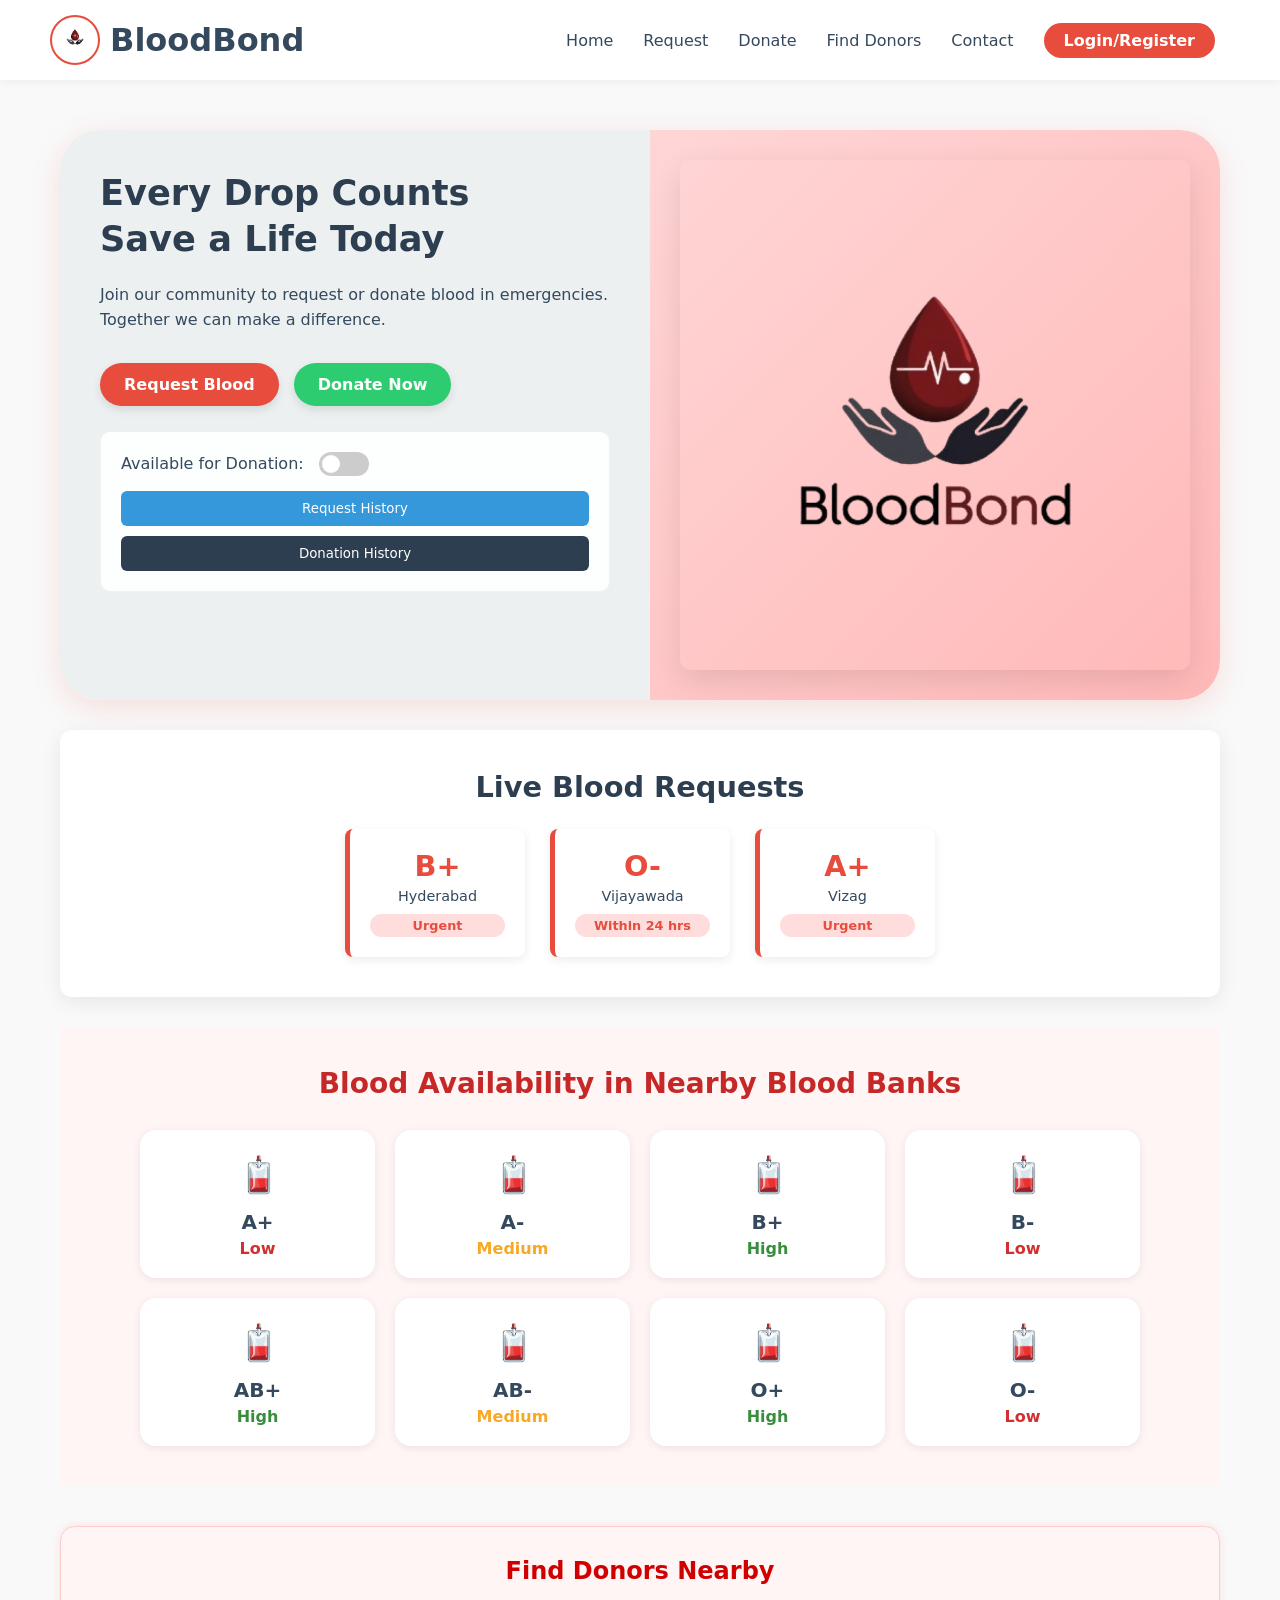
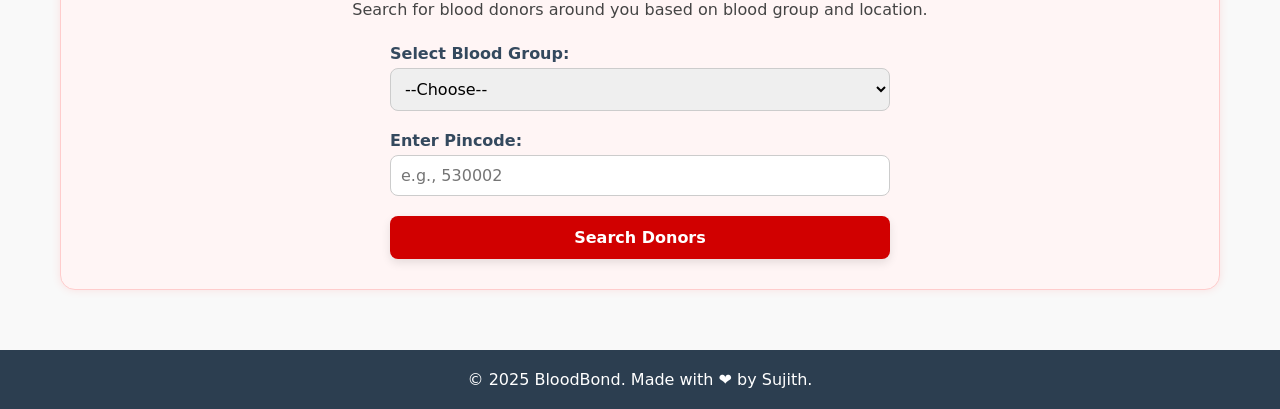
<file: frontend/index.html>
<!DOCTYPE html>
<html lang="en">
<head>
  <meta charset="UTF-8">
  <meta name="viewport" content="width=device-width, initial-scale=1.0">
  <title>BloodBond - Every Drop Counts</title>
  <link rel="stylesheet" href="https://cdnjs.cloudflare.com/ajax/libs/font-awesome/6.4.0/css/all.min.css">
  <link rel="stylesheet" href="styles.css"> <!-- Add your custom CSS file -->
</head>

<body>
  <div id="loading-spinner" class="spinner hidden"></div>

  <header>
    <div class="logo-container">
      <img src="assets/logo.png" alt="BloodBond logo with a red drop symbol" class="logo" />
      <h1>BloodBond</h1>
    </div>
    <nav aria-label="Main Navigation">
  <a href="#" aria-label="Home page">Home</a>
  <a href="request.html" aria-label="Request blood page">Request</a>
  <a href="donate.html" aria-label="Donate blood page">Donate</a>
  <a href="#find-donors" aria-label="Find blood donors section">Find Donors</a>
  <a href="contact.html" aria-label="Contact page">Contact</a>
  <a href="login-register.html" class="login-btn" aria-label="Login or Register">Login/Register</a>
</nav>

  </header>

  <div class="container">
    <section class="hero-box">
      <div class="hero-content">
        <h2>Every Drop Counts<br>Save a Life Today</h2>
        <p>Join our community to request or donate blood in emergencies. Together we can make a difference.</p>
        <div class="buttons">
          <a href="request.html" class="btn request-btn">Request Blood</a>
          <a href="donate.html" class="btn donate-btn">Donate Now</a>
        </div>
        
        <!-- Status Box Added Here -->
        <div class="status-box">
          <div class="availability-toggle">
            <span>Available for Donation:</span>
            <label class="switch">
              <input type="checkbox">
              <span class="slider round"></span>
            </label>
          </div>
          <div class="status-buttons">
            <button class="history-btn" onclick="openModal('requestModal')">Request History</button>
            <button class="history-btn" onclick="openModal('donationModal')">Donation History</button>
          </div>
        </div>
      </div>
      
      <div class="hero-img">
        <img src="assets/hero.png" alt="Blood Donation Illustration">
      </div>
    </section>

    <section class="live-requests">
      <h2>Live Blood Requests</h2>
      <div class="requests-container">
        <div class="request-card">
          <h3>B+</h3>
          <p>Hyderabad</p>
          <span>Urgent</span>
        </div>
        <div class="request-card">
          <h3>O-</h3>
          <p>Vijayawada</p>
          <span>Within 24 hrs</span>
        </div>
        <div class="request-card">
          <h3>A+</h3>
          <p>Vizag</p>
          <span>Urgent</span>
        </div>
      </div>
    </section>

    <section class="blood-availability">
  <h2>Blood Availability in Nearby Blood Banks</h2>
  <div class="availability-grid">
    <div class="blood-group-card low">
      <img src="assets/blood_packet_half.png" alt="Blood Packet" class="blood-packet-img">
      <h3>A+</h3>
      <p>Low</p>
    </div>
    <div class="blood-group-card medium">
      <img src="assets/blood_packet_half.png" alt="Blood Packet" class="blood-packet-img">
      <h3>A-</h3>
      <p>Medium</p>
    </div>
    <div class="blood-group-card high">
      <img src="assets/blood_packet_half.png" alt="Blood Packet" class="blood-packet-img">
      <h3>B+</h3>
      <p>High</p>
    </div>
    <div class="blood-group-card low">
      <img src="assets/blood_packet_half.png" alt="Blood Packet" class="blood-packet-img">
      <h3>B-</h3>
      <p>Low</p>
    </div>
    <div class="blood-group-card high">
      <img src="assets/blood_packet_half.png" alt="Blood Packet" class="blood-packet-img">
      <h3>AB+</h3>
      <p>High</p>
    </div>
    <div class="blood-group-card medium">
      <img src="assets/blood_packet_half.png" alt="Blood Packet" class="blood-packet-img">
      <h3>AB-</h3>
      <p>Medium</p>
    </div>
    <div class="blood-group-card high">
      <img src="assets/blood_packet_half.png" alt="Blood Packet" class="blood-packet-img">
      <h3>O+</h3>
      <p>High</p>
    </div>
    <div class="blood-group-card low">
      <img src="assets/blood_packet_half.png" alt="Blood Packet" class="blood-packet-img">
      <h3>O-</h3>
      <p>Low</p>
    </div>
  </div>
</section>

<!-- 🔍 Find Donors Section -->
<section class="find-donors" id="find-donors">
  <h2>Find Donors Nearby</h2>
  <p>Search for blood donors around you based on blood group and location.</p>
  <form class="find-donors-form">
    <div class="form-group">
      <label for="blood-group">Select Blood Group:</label>
      <select id="blood-group" name="blood-group" required>
        <option value="">--Choose--</option>
        <option value="A+">A+</option>
        <option value="A-">A-</option>
        <option value="B+">B+</option>
        <option value="B-">B-</option>
        <option value="O+">O+</option>
        <option value="O-">O-</option>
        <option value="AB+">AB+</option>
        <option value="AB-">AB-</option>
      </select>
    </div>
    <div class="form-group">
      <label for="location">Enter Pincode:</label>
      <input type="text" id="location" name="location" placeholder="e.g., 530002" required>
    </div>
    <button type="submit" class="btn search-btn">Search Donors</button>
  </form>
</section>


  </div>

  <footer>
    <p>&copy; 2025 BloodBond. Made with ❤ by Sujith.</p>
  </footer>

  <div id="requestModal" class="modal">
  <div class="modal-content">
    <span class="close" onclick="closeModal('requestModal')">&times;</span>
    <h2>Your Request History</h2>
    <ul>
      <li><strong>Date:</strong> 12-May-2025 | <strong>Blood:</strong> A+ | <strong>Location:</strong> Hyderabad | <strong>Status:</strong> Fulfilled</li>
      <li><strong>Date:</strong> 05-Apr-2025 | <strong>Blood:</strong> B+ | <strong>Location:</strong> Vizag | <strong>Status:</strong> Pending</li>
    </ul>
  </div>
</div>

<!-- Donation History Modal -->
<div id="donationModal" class="modal">
  <div class="modal-content">
    <span class="close" onclick="closeModal('donationModal')">&times;</span>
    <h2>Your Donation History</h2>
    <ul>
      <li><strong>Date:</strong> 28-Mar-2025 | <strong>Blood:</strong> O- | <strong>Location:</strong> Vijayawada | <strong>Status:</strong> Completed</li>
      <li><strong>Date:</strong> 10-Jan-2025 | <strong>Blood:</strong> AB+ | <strong>Location:</strong> Guntur | <strong>Status:</strong> Completed</li>
    </ul>
  </div>
</div>

<!-- Your JS for modal -->
<script>
  function openModal(id) {
    document.getElementById(id).style.display = "block";
  }
  function closeModal(id) {
    document.getElementById(id).style.display = "none";
  }
  window.onclick = function(event) {
    if (event.target === document.getElementById("requestModal")) closeModal("requestModal");
    if (event.target === document.getElementById("donationModal")) closeModal("donationModal");
  };
</script>

</body>
</html>
</file>
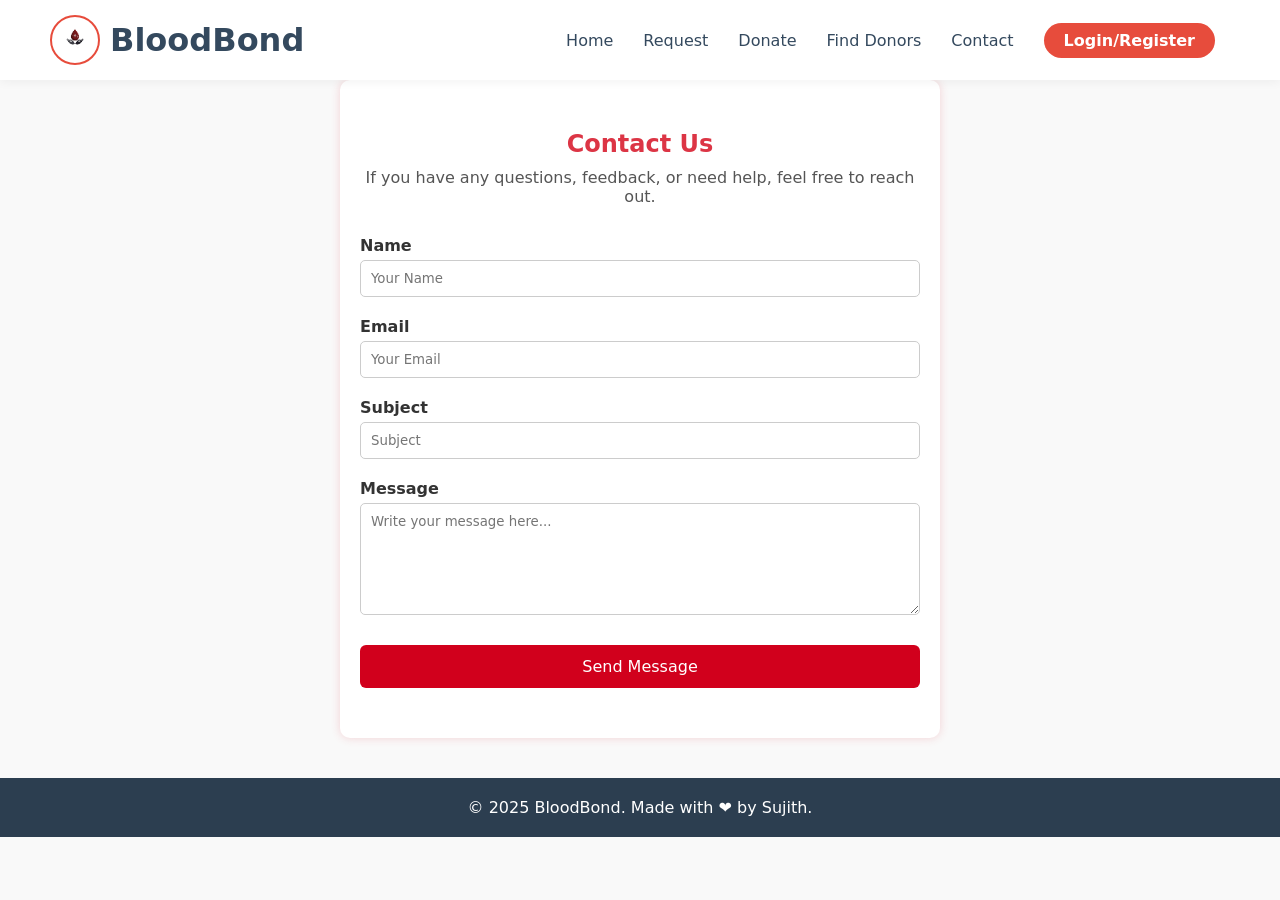
<file: frontend/contact.html>
<!DOCTYPE html>
<html lang="en">
<head>
  <meta charset="UTF-8">
  <title>Contact Us - BloodBond</title>
  <link rel="stylesheet" href="styles.css">
</head>
<body>
  <header>
    <div class="logo-container">
      <img src="assets/logo.png" alt="BloodBond Logo" class="logo">
      <h1>BloodBond</h1>
    </div>
    <nav>
      <a href="index.html">Home</a>
      <a href="#">Request</a>
      <a href="#">Donate</a>
      <a href="#">Find Donors</a>
      <a href="contact.html">Contact</a>
      <a href="login-register.html" class="login-btn">Login/Register</a>
    </nav>
  </header>

  <main class="contact-section">
    <h2>Contact Us</h2>
    <p>If you have any questions, feedback, or need help, feel free to reach out.</p>
    
    <form class="contact-form">
      <label for="name">Name</label>
      <input type="text" id="name" placeholder="Your Name" required>

      <label for="email">Email</label>
      <input type="email" id="email" placeholder="Your Email" required>

      <label for="subject">Subject</label>
      <input type="text" id="subject" placeholder="Subject" required>

      <label for="message">Message</label>
      <textarea id="message" placeholder="Write your message here..." rows="6" required></textarea>

      <button type="submit" class="submit-btn">Send Message</button>
    </form>
  </main>

  <footer>
    <p>&copy; 2025 BloodBond. Made with ❤️ by Sujith.</p>
  </footer>
</body>
</html>
</file>
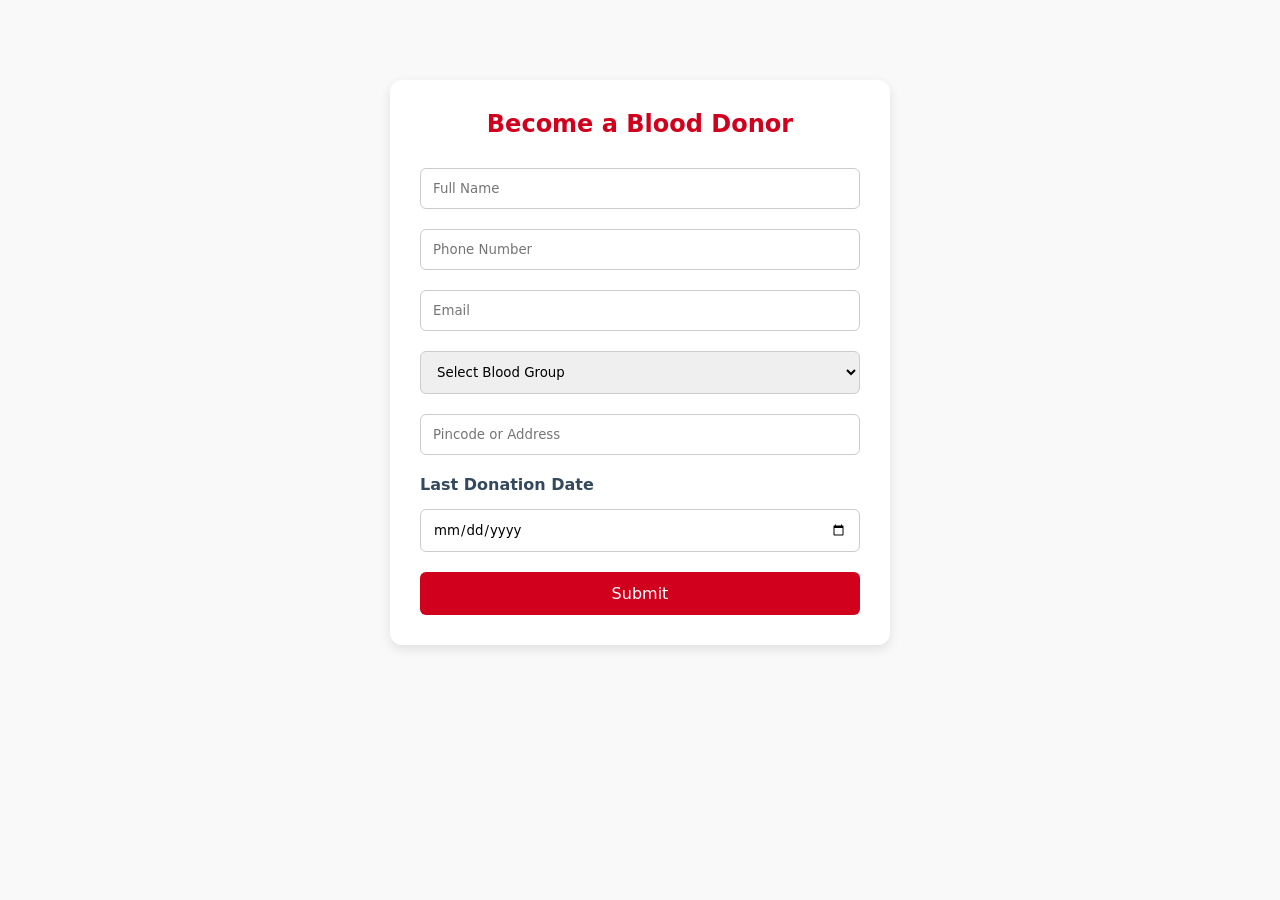
<file: frontend/donate.html>
<!DOCTYPE html>
<html lang="en">
<head>
  <meta charset="UTF-8" />
  <meta name="viewport" content="width=device-width, initial-scale=1.0"/>
  <title>Donate Blood</title>
  <link rel="stylesheet" href="styles.css" />
</head>
<body>

  <section class="donate-form">
    <h2>Become a Blood Donor</h2>
    <form action="#" method="post">
      <input type="text" placeholder="Full Name" required />
      <input type="tel" placeholder="Phone Number" required />
      <input type="email" placeholder="Email" required />

      <select required>
        <option value="">Select Blood Group</option>
        <option value="A+">A+</option>
        <option value="A-">A-</option>
        <option value="B+">B+</option>
        <option value="B-">B-</option>
        <option value="O+">O+</option>
        <option value="O-">O-</option>
        <option value="AB+">AB+</option>
        <option value="AB-">AB-</option>
      </select>

      <input type="text" placeholder="Pincode or Address" required />
      <label for="last-date">Last Donation Date</label>
      <input type="date" id="last-date" required />

      <button type="submit" class="submit-btn">Submit</button>
    </form>
  </section>

</body>
</html>
</file>
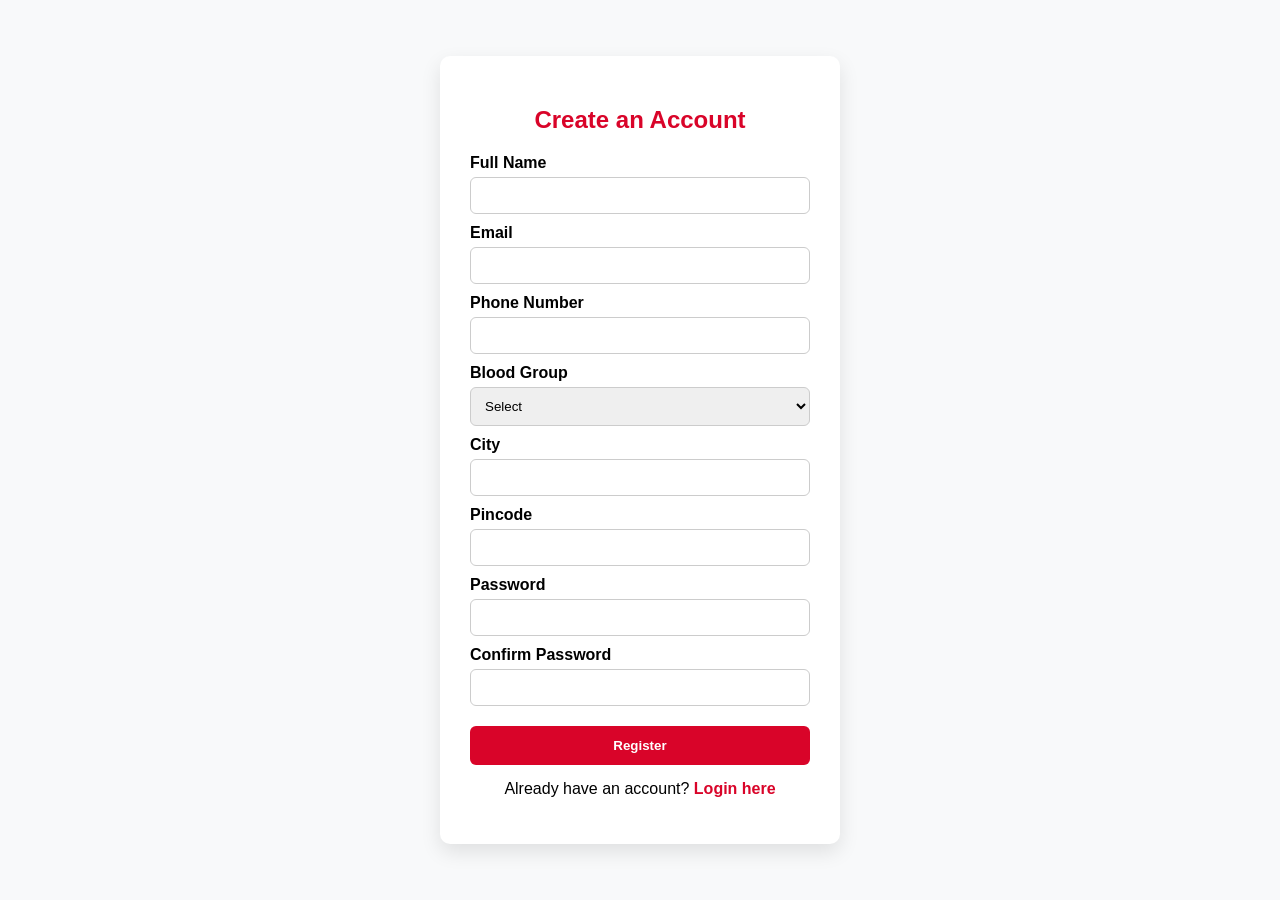
<file: frontend/login-register.html>
<!DOCTYPE html>
<html lang="en">
<head>
  <meta charset="UTF-8" />
  <meta name="viewport" content="width=device-width, initial-scale=1.0"/>
  <title>Login/Register - BloodBond</title>
  <style>
    * {
      box-sizing: border-box;
      font-family: 'Segoe UI', sans-serif;
    }

    body {
      margin: 0;
      padding: 0;
      background: #f8f9fa;
      display: flex;
      justify-content: center;
      align-items: center;
      height: 100vh;
    }

    .form-container {
      background: #fff;
      padding: 30px;
      border-radius: 10px;
      width: 100%;
      max-width: 400px;
      box-shadow: 0 8px 20px rgba(0,0,0,0.1);
    }

    h2 {
      text-align: center;
      color: #d90429;
      margin-bottom: 20px;
    }

    label {
      display: block;
      margin-top: 10px;
      font-weight: 600;
    }

    input, select {
      width: 100%;
      padding: 10px;
      margin-top: 5px;
      border: 1px solid #ccc;
      border-radius: 6px;
    }

    .submit-btn {
      width: 100%;
      margin-top: 20px;
      padding: 12px;
      background-color: #d90429;
      border: none;
      color: white;
      font-weight: bold;
      border-radius: 6px;
      cursor: pointer;
      transition: background 0.3s ease;
    }

    .submit-btn:hover {
      background-color: #a4031f;
    }

    p {
      text-align: center;
      margin-top: 15px;
    }

    a {
      color: #d90429;
      text-decoration: none;
      font-weight: bold;
    }

    a:hover {
      text-decoration: underline;
    }

    .hidden {
      display: none;
    }
  </style>
</head>
<body>
  <div class="form-container">
    <!-- Register Form -->
    <form id="registerForm" onsubmit="return validateForm()">
      <h2>Create an Account</h2>

      <label for="name">Full Name</label>
      <input type="text" id="name" name="name" required aria-label="Full name" />

      <label for="email">Email</label>
      <input type="email" id="email" name="email" required />

      <label for="phone">Phone Number</label>
      <input type="tel" id="phone" name="phone" required />

      <label for="bloodGroup">Blood Group</label>
      <select id="bloodGroup" name="bloodGroup" required>
        <option value="">Select</option>
        <option value="A+">A+</option>
        <option value="A-">A-</option>
        <option value="B+">B+</option>
        <option value="B-">B-</option>
        <option value="O+">O+</option>
        <option value="O-">O-</option>
        <option value="AB+">AB+</option>
        <option value="AB-">AB-</option>
      </select>

      <label for="city">City</label>
      <input type="text" id="city" name="city" required />

      <label for="pincode">Pincode</label>
      <input type="text" id="pincode" name="pincode" required />

      <label for="password">Password</label>
      <input type="password" id="password" name="password" required />

      <label for="confirmPassword">Confirm Password</label>
      <input type="password" id="confirmPassword" name="confirmPassword" required />

      <button type="submit" class="submit-btn">Register</button>
      <p>Already have an account? <a href="#" onclick="toggleForm()">Login here</a></p>
    </form>

    <!-- Login Form -->
    <form id="loginForm" class="hidden">
      <h2>Login</h2>

      <label for="loginEmail">Email</label>
      <input type="email" id="loginEmail" name="loginEmail" required />

      <label for="loginPassword">Password</label>
      <input type="password" id="loginPassword" name="loginPassword" required />

      <button type="submit" class="submit-btn">Login</button>
      <p>Don't have an account? <a href="#" onclick="toggleForm()">Register here</a></p>
    </form>
  </div>

  <script>
    function toggleForm() {
      const loginForm = document.getElementById('loginForm');
      const registerForm = document.getElementById('registerForm');
      loginForm.classList.toggle('hidden');
      registerForm.classList.toggle('hidden');
    }
  </script>
</body>
</html>
</file>
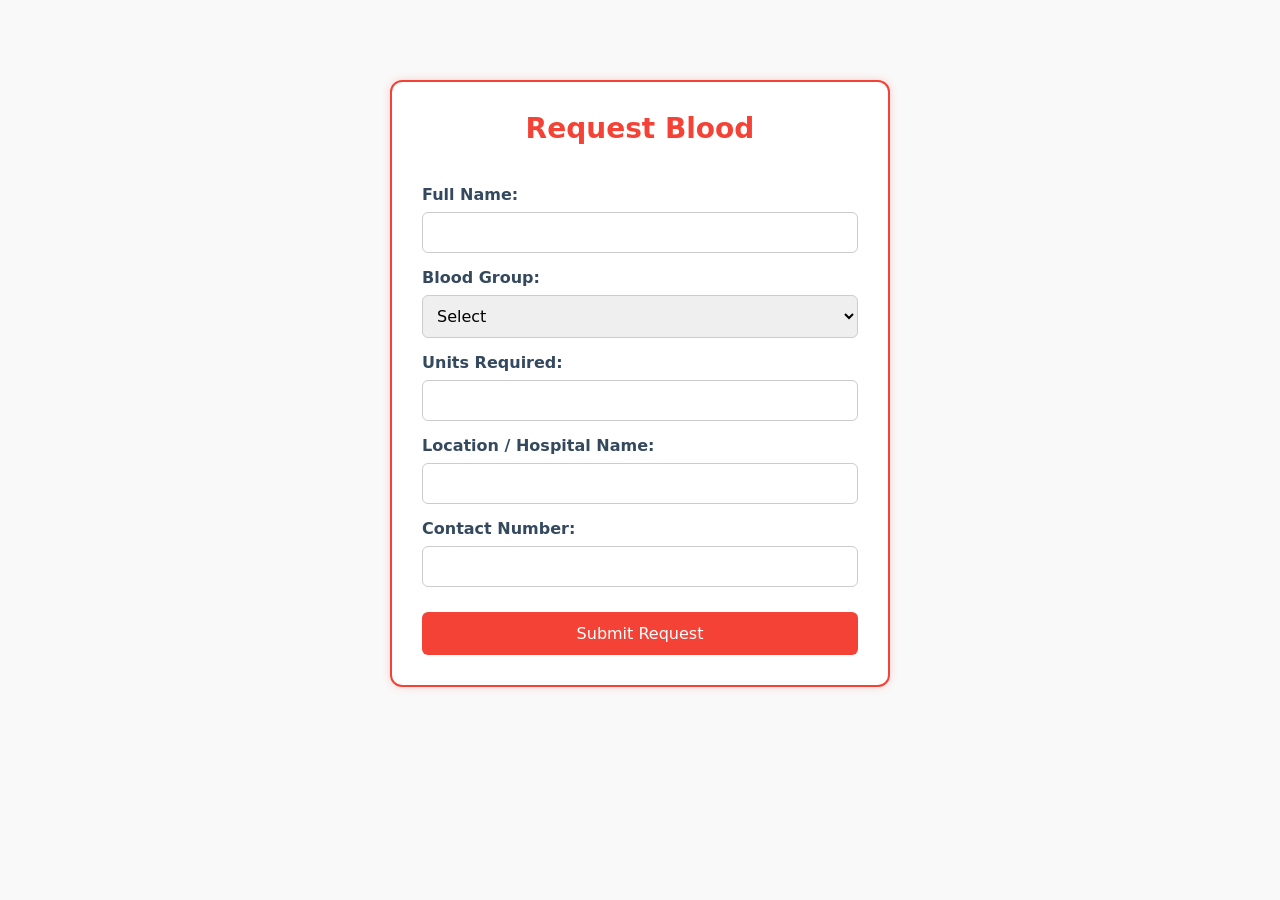
<file: frontend/request.html>
<!DOCTYPE html>
<html lang="en">
<head>
  <meta charset="UTF-8">
  <title>Request Blood</title>
  <link rel="stylesheet" href="styles.css">
</head>
<body>
  <div class="form-container">
    <h2>Request Blood</h2>
    <form id="request-form">
      <label for="fullName">Full Name:</label>
      <input type="text" id="fullName" name="fullName" required>

      <label for="bloodGroup">Blood Group:</label>
      <select id="bloodGroup" name="bloodGroup" required>
        <option value="">Select</option>
        <option value="A+">A+</option>
        <option value="A-">A-</option>
        <option value="B+">B+</option>
        <option value="B-">B-</option>
        <option value="O+">O+</option>
        <option value="O-">O-</option>
        <option value="AB+">AB+</option>
        <option value="AB-">AB-</option>
      </select>

      <label for="units">Units Required:</label>
      <input type="number" id="units" name="units" min="1" required>

      <label for="location">Location / Hospital Name:</label>
      <input type="text" id="location" name="location" required>

      <label for="contact">Contact Number:</label>
      <input type="tel" id="contact" name="contact" required>

      <button type="submit">Submit Request</button>
    </form>
  </div>
  <script src="script.js"></script>
</body>
</html>
</file>
<file: frontend/styles.css>
/* Modern Blood Donation Color Palette */
:root {
  --primary: #e74c3c;       /* Vibrant red */
  --primary-light: #ff6b5a; /* Lighter red */
  --secondary: #3498db;     /* Trust blue */
  --accent: #2ecc71;        /* Fresh green */
  --dark: #2c3e50;          /* Dark blue */
  --light: #ecf0f1;         /* Light grey */
  --text: #34495e;          /* Dark text */
  --card-bg: #ffffff;       /* Pure white */
}

/* Base Styles */
* {
  margin: 0;
  padding: 0;
  box-sizing: border-box;
  font-family: 'Segoe UI', system-ui, sans-serif;
}

body {
  background: #f9f9f9;
  color: var(--text);
}

.container {
  max-width: 1200px;
  margin: 0 auto;
  padding: 20px;
}

/* Header Styles */
header {
  background: var(--card-bg);
  padding: 15px 50px;
  box-shadow: 0 2px 10px rgba(0, 0, 0, 0.05);
  display: flex;
  justify-content: space-between;
  align-items: center;
}

.logo-container {
  display: flex;
  align-items: center;
  gap: 10px;
}

.logo {
  height: 50px;
  width: 50px;
  border-radius: 50%;
  object-fit: cover;
  border: 2px solid var(--primary);
}

nav {
  display: flex;
  align-items: center;
}

nav a {
  margin: 0 15px;
  text-decoration: none;
  color: var(--text);
  font-weight: 500;
  transition: color 0.3s;
}

nav a:hover {
  color: var(--primary);
}

.login-btn {
  background: var(--primary);
  color: white;
  padding: 8px 20px;
  border: none;
  border-radius: 25px;
  cursor: pointer;
  font-weight: 600;
  transition: background 0.3s;
}

.login-btn:hover {
  background: var(--primary-light);
}

/* Hero Box */
.hero-box {
  display: flex;
  background: var(--card-bg);
  border-radius: 40px;
  box-shadow: 0 8px 30px rgba(231, 76, 60, 0.15);
  overflow: hidden;
  margin: 30px 0;
}

.hero-content {
  flex: 1;
  padding: 40px;
  background: var(--light);
}

.hero-content h2 {
  font-size: 2.2rem;
  color: var(--dark);
  line-height: 1.3;
  margin-bottom: 20px;
}

.hero-content p {
  font-size: 1rem;
  color: var(--text);
  line-height: 1.6;
  margin-bottom: 30px;
}

.buttons {
  display: flex;
  gap: 15px;
  margin-bottom: 25px;
}

.btn {
  padding: 12px 24px;
  border: none;
  border-radius: 40px;
  font-weight: 600;
  cursor: pointer;
  transition: all 0.3s;
  box-shadow: 0 4px 10px rgba(0, 0, 0, 0.1);
  text-decoration: none;
}

.request-btn {
  background: var(--primary);
  color: white;
}

.donate-btn {
  background: var(--accent);
  color: white;
}

.btn:hover {
  transform: translateY(-3px);
  box-shadow: 0 6px 15px rgba(0, 0, 0, 0.15);
}

/* Status Box */
.status-box {
  background: rgba(255, 255, 255, 0.9);
  border-radius: 10px;
  padding: 20px;
  margin-top: 20px;
  border: 1px solid rgba(0, 0, 0, 0.05);
}

.availability-toggle {
  display: flex;
  align-items: center;
  gap: 15px;
  margin-bottom: 15px;
}

.availability-toggle span {
  font-weight: 500;
  color: var(--text);
}

/* Toggle Switch */
.switch {
  position: relative;
  display: inline-block;
  width: 50px;
  height: 24px;
}

.switch input {
  opacity: 0;
  width: 0;
  height: 0;
}

.slider {
  position: absolute;
  cursor: pointer;
  top: 0;
  left: 0;
  right: 0;
  bottom: 0;
  background-color: #ccc;
  transition: .4s;
  border-radius: 24px;
}

.slider:before {
  position: absolute;
  content: "";
  height: 18px;
  width: 18px;
  left: 3px;
  bottom: 3px;
  background-color: white;
  transition: .4s;
  border-radius: 50%;
}

input:checked + .slider {
  background-color: var(--accent);
}

input:checked + .slider:before {
  transform: translateX(26px);
}

/* Status Buttons */
.status-buttons {
  display: flex;
  flex-direction: column;
  gap: 10px;
}

.history-btn {
  padding: 10px;
  background: var(--secondary);
  color: white;
  border: none;
  border-radius: 6px;
  cursor: pointer;
  font-weight: 500;
  transition: background 0.3s;
}

.history-btn:hover {
  background: #2980b9;
}

.history-btn:last-child {
  background: var(--dark);
}

.history-btn:last-child:hover {
  background: #1a252f;
}

/* Hero Image */
.hero-img {
  flex: 1;
  background: linear-gradient(135deg, #ffd6d6 0%, #ffb8b8 100%);
  display: flex;
  align-items: center;
  justify-content: center;
  padding: 30px;
}

.hero-img img {
  max-width: 100%;
  height: auto;
  border-radius: 10px;
  box-shadow: 0 10px 30px rgba(0,0,0,0.1);
}

/* Live Requests */
.live-requests {
  background: var(--card-bg);
  padding: 40px;
  border-radius: 12px;
  box-shadow: 0 5px 20px rgba(0,0,0,0.08);
  margin: 30px 0;
}

.live-requests h2 {
  font-size: 1.8rem;
  color: var(--dark);
  margin-bottom: 25px;
  text-align: center;
}

.requests-container {
  display: flex;
  justify-content: center;
  gap: 25px;
  flex-wrap: wrap;
}

.request-card {
  background: var(--card-bg);
  border-left: 5px solid var(--primary);
  padding: 20px;
  border-radius: 8px;
  width: 180px;
  box-shadow: 0 3px 10px rgba(0, 0, 0, 0.08);
  transition: transform 0.3s;
}

.request-card:hover {
  transform: translateY(-5px);
}

.request-card h3 {
  font-size: 1.8rem;
  color: var(--primary);
  margin-bottom: 5px;
  text-align: center;
}

.request-card p {
  color: var(--text);
  margin-bottom: 10px;
  text-align: center;
  font-size: 0.9rem;
}

.request-card span {
  display: block;
  text-align: center;
  padding: 4px 10px;
  background: #ffdddd;
  border-radius: 15px;
  font-size: 0.8rem;
  font-weight: 600;
  color: var(--primary);
  margin-top: 10px;
}

/* Footer */
footer {
  background: var(--dark);
  color: white;
  text-align: center;
  padding: 20px;
  margin-top: 40px;
}

/* Responsive */
@media (max-width: 900px) {
  .hero-box {
    flex-direction: column;
  }
  
  header {
    flex-direction: column;
    gap: 15px;
    padding: 15px 20px;
  }
  
  nav {
    flex-wrap: wrap;
    justify-content: center;
  }
  
  .buttons {
    flex-direction: column;
  }
  
  .hero-content, .hero-img {
    padding: 30px;
  }
}

.blood-availability {
  padding: 40px 20px;
  background-color: #fff5f5;
  text-align: center;
}

.blood-availability h2 {
  font-size: 28px;
  color: #c62828;
  margin-bottom: 30px;
}

.availability-grid {
  display: grid;
  grid-template-columns: repeat(4, 1fr);
  gap: 20px;
  max-width: 1000px;
  margin: 0 auto;
}

.blood-group-card {
  background-color: #ffffff;
  padding: 20px;
  border-radius: 16px;
  box-shadow: 0 2px 8px rgba(0, 0, 0, 0.08);
  transition: transform 0.3s ease;
}

.blood-group-card:hover {
  transform: translateY(-5px);
}

.blood-group-card img {
  width: 50px;
  height: 50px;
  margin-bottom: 10px;
}

.blood-group-card h3 {
  font-size: 20px;
  margin: 10px 0 5px;
}

.blood-group-card p {
  font-size: 16px;
  font-weight: bold;
  margin: 0;
}

.blood-group-card.low p {
  color: #d32f2f; /* Red */
}

.blood-group-card.medium p {
  color: #f9a825; /* Yellow/Orange */
}

.blood-group-card.high p {
  color: #388e3c; /* Green */
}

.blood-packet-img {
  width: 80px;
  height: auto;
  display: block;
  margin: 0 auto;
}

header {
  position: sticky;
  top: 0;
  z-index: 100;
  background-color: white;
}

@keyframes blink {
  0% { opacity: 1; }
  50% { opacity: 0.3; }
  100% { opacity: 1; }
}

.urgent {
  color: red;
  animation: blink 1s infinite;
}

.modal {
  display: none;
  position: fixed;
  z-index: 1000;
  left: 0; top: 0;
  width: 100%; height: 100%;
  overflow: auto;
  background-color: rgba(0,0,0,0.6);
}

.modal-content {
  background-color: #fff;
  margin: 10% auto;
  padding: 20px;
  width: 80%;
  max-width: 600px;
  border-radius: 10px;
  box-shadow: 0 0 10px rgba(0,0,0,0.3);
  animation: fadeIn 0.3s ease-in-out;
}

.modal-content h2 {
  margin-top: 0;
  color: #c0392b;
}

.modal-content ul {
  padding-left: 20px;
}

.modal-content li {
  margin-bottom: 10px;
  line-height: 1.6;
}

.close {
  float: right;
  font-size: 28px;
  font-weight: bold;
  color: #333;
  cursor: pointer;
}

@keyframes fadeIn {
  from {opacity: 0;}
  to {opacity: 1;}
}


.find-donors {
  background-color: #fff5f5;
  border: 1px solid #ffcccc;
  padding: 30px;
  border-radius: 15px;
  margin-top: 40px;
  box-shadow: 0 0 10px rgba(255, 0, 0, 0.1);
}

.find-donors h2 {
  text-align: center;
  margin-bottom: 15px;
  color: #d10000;
}

.find-donors p {
  text-align: center;
  margin-bottom: 25px;
  color: #444;
}

.find-donors-form {
  display: flex;
  flex-direction: column;
  gap: 20px;
  max-width: 500px;
  margin: auto;
}

.find-donors-form .form-group {
  display: flex;
  flex-direction: column;
}

.find-donors-form label {
  margin-bottom: 5px;
  font-weight: 600;
}

.find-donors-form select,
.find-donors-form input {
  padding: 10px;
  border: 1px solid #ccc;
  border-radius: 8px;
  font-size: 16px;
}

.search-btn {
  background-color: #d10000;
  color: white;
  padding: 12px;
  border: none;
  border-radius: 8px;
  cursor: pointer;
  font-size: 16px;
  transition: background 0.3s ease;
}

.search-btn:hover {
  background-color: #a80000;
}

.contact-section {
  padding: 50px 20px;
  max-width: 600px;
  margin: 0 auto;
  background-color: #fff;
  border-radius: 10px;
  box-shadow: 0 0 10px rgba(220, 53, 69, 0.2);
}

.contact-section h2 {
  text-align: center;
  color: #dc3545;
  margin-bottom: 10px;
}

.contact-section p {
  text-align: center;
  margin-bottom: 30px;
  color: #555;
}

.contact-form {
  display: flex;
  flex-direction: column;
}

.contact-form label {
  font-weight: bold;
  margin-bottom: 5px;
  color: #333;
}

.contact-form input,
.contact-form textarea {
  padding: 10px;
  margin-bottom: 20px;
  border: 1px solid #ccc;
  border-radius: 5px;
  font-family: inherit;
}

.submit-btn {
  padding: 12px;
  background-color: #dc3545;
  color: white;
  border: none;
  border-radius: 6px;
  font-size: 16px;
  cursor: pointer;
  transition: background 0.3s;
}

.submit-btn:hover {
  background-color: #c82333;
}

.donate-form {
  max-width: 500px;
  margin: 80px auto;
  padding: 30px;
  background: #fff;
  border-radius: 12px;
  box-shadow: 0 4px 12px rgba(0,0,0,0.1);
  text-align: center;
}

.donate-form h2 {
  margin-bottom: 20px;
  color: #d1001c;
}

.donate-form form input,
.donate-form form select {
  width: 100%;
  padding: 12px;
  margin: 10px 0;
  border-radius: 6px;
  border: 1px solid #ccc;
}

.donate-form form label {
  display: block;
  text-align: left;
  margin: 10px 0 5px;
  font-weight: bold;
}

.submit-btn {
  background-color: #d1001c;
  color: white;
  padding: 12px;
  border: none;
  width: 100%;
  border-radius: 6px;
  cursor: pointer;
  margin-top: 10px;
  transition: background 0.3s;
}

.submit-btn:hover {
  background-color: #b80018;
}

/* Request Blood Form Styling */
.form-container {
  max-width: 500px;
  margin: 80px auto;
  padding: 30px;
  background-color: #fff;
  border: 2px solid #f44336;
  border-radius: 12px;
  box-shadow: 0 0 10px rgba(244, 67, 54, 0.2);
}

.form-container h2 {
  text-align: center;
  color: #f44336;
  margin-bottom: 25px;
  font-size: 28px;
}

.form-container form {
  display: flex;
  flex-direction: column;
}

.form-container label {
  font-weight: bold;
  margin-bottom: 8px;
  margin-top: 15px;
}

.form-container input,
.form-container select {
  padding: 10px;
  border: 1px solid #ccc;
  border-radius: 6px;
  font-size: 16px;
}

.form-container button {
  margin-top: 25px;
  padding: 12px;
  font-size: 16px;
  background-color: #f44336;
  color: #fff;
  border: none;
  border-radius: 6px;
  cursor: pointer;
  transition: background 0.3s ease;
}

.form-container button:hover {
  background-color: #d32f2f;
}


.spinner {
  border: 4px solid #f3f3f3; /* Light grey */
  border-top: 4px solid #d62828; /* Red */
  border-radius: 50%;
  width: 30px;
  height: 30px;
  animation: spin 1s linear infinite;
  position: fixed; /* overlays entire screen */
  top: 50%;
  left: 50%;
  transform: translate(-50%, -50%);
  z-index: 10000; /* very high so it's on top */
  background: transparent;
}

.hidden {
  display: none;
}

@keyframes spin {
  0% { transform: rotate(0deg);}
  100% { transform: rotate(360deg);}
}

.toast {
  position: fixed;
  top: 20px;
  right: 20px;
  background: #d62828;
  color: white;
  padding: 12px 20px;
  border-radius: 5px;
  box-shadow: 0 4px 10px rgba(0,0,0,0.2);
  opacity: 0.9;
  z-index: 10001; /* above spinner */
  transition: opacity 0.3s ease;
}

.hidden {
  display: none;
}

.toast-message {
  position: fixed;
  bottom: 30px;
  left: 50%;
  transform: translateX(-50%);
  background-color: #e53935;
  color: white;
  padding: 12px 24px;
  border-radius: 6px;
  font-size: 16px;
  opacity: 0;
  pointer-events: none;
  transition: opacity 0.5s ease-in-out;
  z-index: 9999;
}

.toast-message.show {
  opacity: 1;
}
</file>
